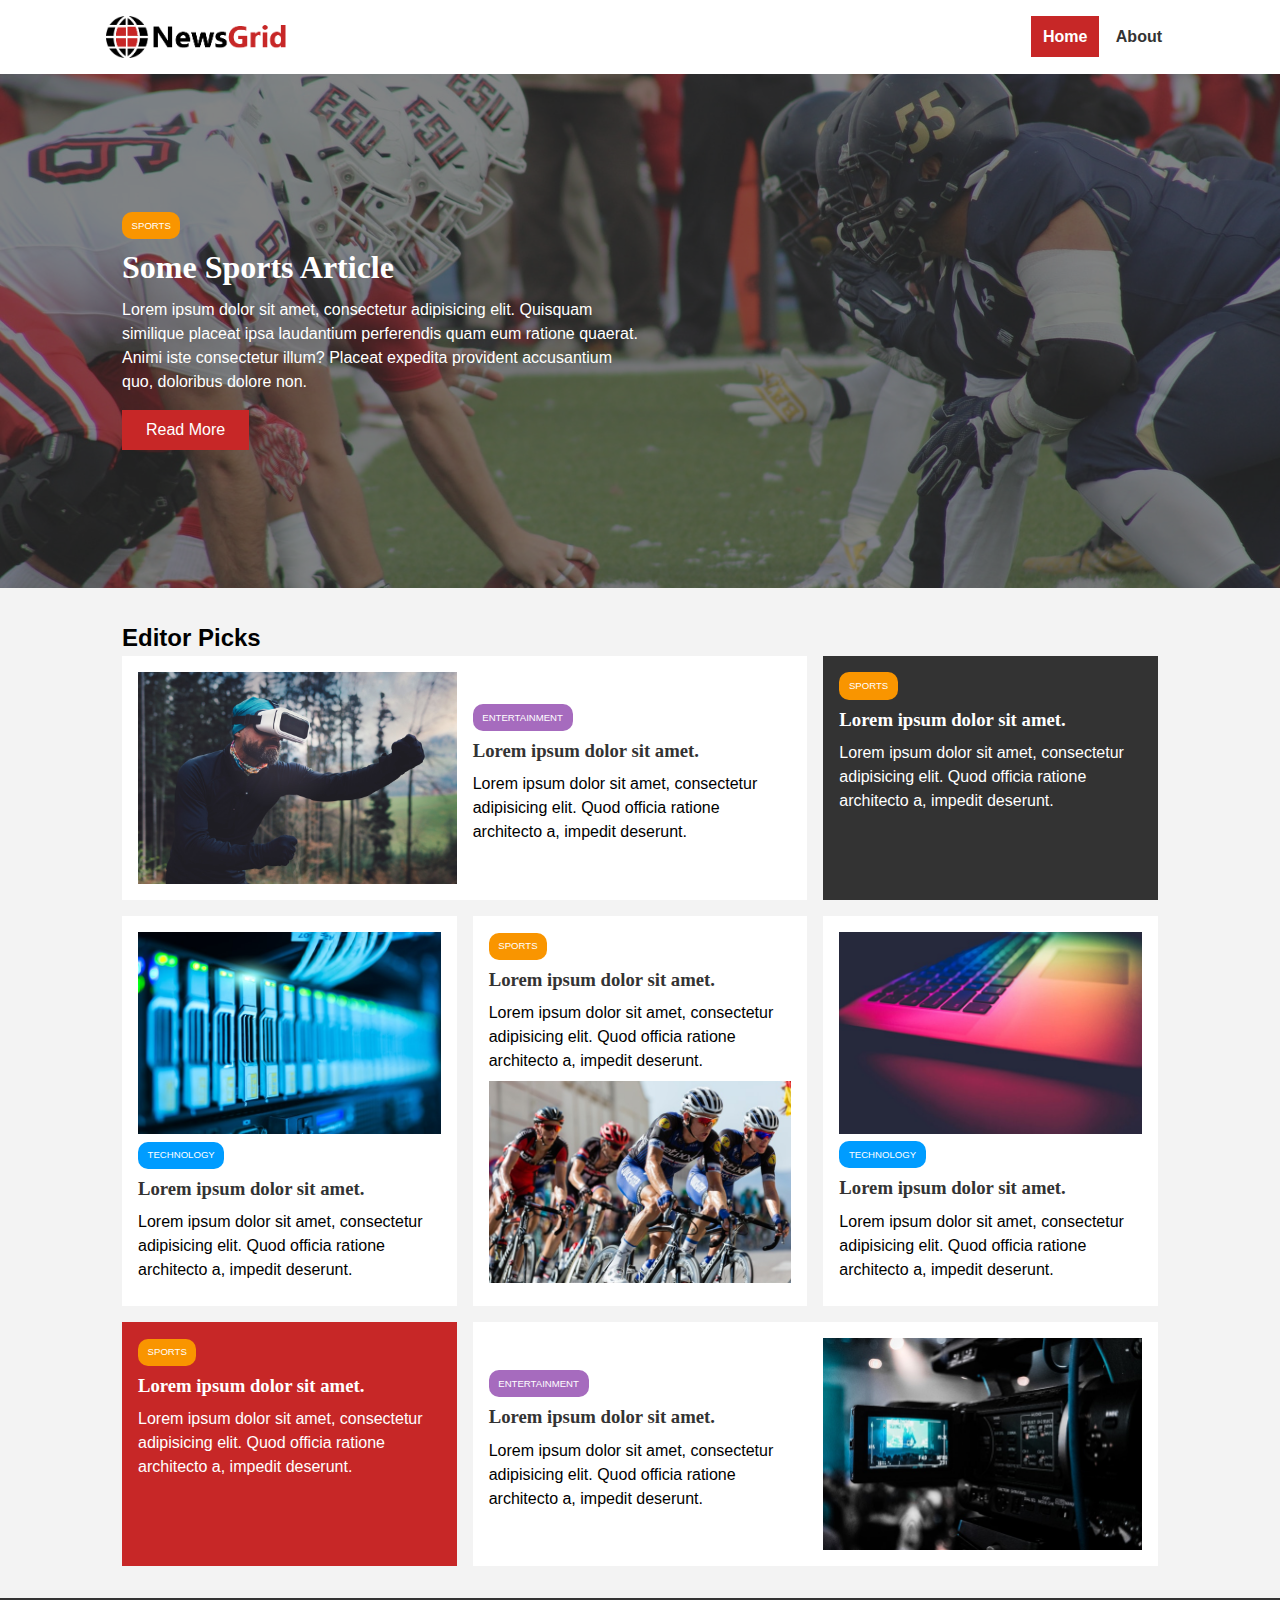
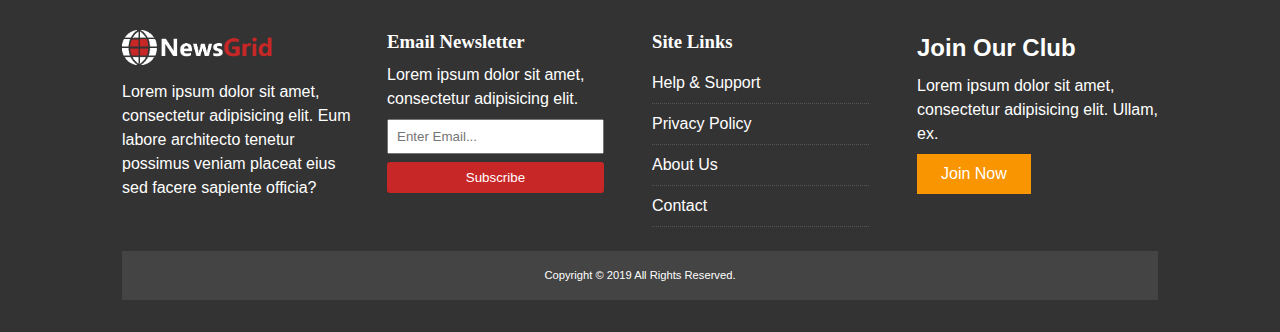
<file: index.html>
<!DOCTYPE html>
<html lang="en">

<head>
    <meta charset="UTF-8">
    <!--    <link rel="stylesheet" href="https://use.fontawesome.com/releases/v5.7.2/css/all.css" integrity="sha384-fnmOCqbTlWIlj8LyTjo7mOUStjsKC4pOpQbqyi7RrhN7udi9RwhKkMHpvLbHG9Sr" crossorigin="anonymous">-->
    <link rel="stylesheet" href="css/style.css">
    <link rel="stylesheet" media="screen and (max-width: 768px)" href="css/mobile.css">
    <title>NewsGrid | Latest News</title>
</head>

<body>
    <nav id="main-nav">
        <div class="container">
            <img src="img/logo.png" alt="NewsGrid" class="logo">
            <div class="social">
                <a href="#" target="_blank"><i class="fab fa-facebook fa-2x"></i></a>
                <a href="#" target="_blank"><i class="fab fa-twitter fa-2x"></i></a>
                <a href="#" target="_blank"><i class="fab fa-instagram fa-2x"></i></a>
                <a href="#" target="_blank"><i class="fab fa-youtube fa-2x"></i></a>
            </div>
            <ul>
                <li>
                    <a href="#" class="current">Home</a>
                    <a href="about.html">About</a>
                </li>
            </ul>
        </div>
    </nav>

    <!-- SHOWCASE -->

    <header id="showcase">
        <div class="container">
            <div class="showcase-container">
                <div class="showcase-content">
                    <div class="category category-sports">Sports</div>
                    <h1>Some Sports Article</h1>
                    <p>Lorem ipsum dolor sit amet, consectetur adipisicing elit. Quisquam similique placeat ipsa laudantium perferendis quam eum ratione quaerat. Animi iste consectetur illum? Placeat expedita provident accusantium quo, doloribus dolore non.</p>
                    <a href="article.html" class="btn btn-primary">Read More</a>
                </div>
            </div>
        </div>
    </header>

    <!-- Home Articles -->

    <section id="home-articles" class="py-2">
        <div class="container">
            <h2>Editor Picks</h2>
            <div class="articles-container">
                <article class="card">
                    <img src="img/articles/ent1.jpg" alt="">
                    <div>
                        <div class="category category-ent">Entertainment</div>
                        <h3>
                            <a href="article.html">Lorem ipsum dolor sit amet.</a>
                        </h3>
                        <p>Lorem ipsum dolor sit amet, consectetur adipisicing elit. Quod officia ratione architecto a, impedit deserunt.</p>
                    </div>
                </article>
                <article class="card bg-dark">
                    <div class="category category-sports">Sports</div>
                    <h3>
                        <a href="article.html">Lorem ipsum dolor sit amet.</a>
                    </h3>
                    <p>Lorem ipsum dolor sit amet, consectetur adipisicing elit. Quod officia ratione architecto a, impedit deserunt.</p>
                </article>
                <article class="card">
                    <img src="img/articles/tech1.jpg" alt="">
                    <div class="category category-tech">Technology</div>
                    <h3>
                        <a href="article.html">Lorem ipsum dolor sit amet.</a>
                    </h3>
                    <p>Lorem ipsum dolor sit amet, consectetur adipisicing elit. Quod officia ratione architecto a, impedit deserunt.</p>
                </article>
                <article class="card">
                    <div class="category category-sports">Sports</div>
                    <h3>
                        <a href="article.html">Lorem ipsum dolor sit amet.</a>
                    </h3>
                    <p>Lorem ipsum dolor sit amet, consectetur adipisicing elit. Quod officia ratione architecto a, impedit deserunt.</p>
                    <img src="img/articles/sports1.jpg" alt="">
                </article>
                <article class="card">
                    <img src="img/articles/tech2.jpg" alt="">
                    <div class="category category-tech">Technology</div>
                    <h3>
                        <a href="article.html">Lorem ipsum dolor sit amet.</a>
                    </h3>
                    <p>Lorem ipsum dolor sit amet, consectetur adipisicing elit. Quod officia ratione architecto a, impedit deserunt.</p>
                </article>
                <article class="card bg-primary">
                    <div class="category category-sports">Sports</div>
                    <h3>
                        <a href="article.html">Lorem ipsum dolor sit amet.</a>
                    </h3>
                    <p>Lorem ipsum dolor sit amet, consectetur adipisicing elit. Quod officia ratione architecto a, impedit deserunt.</p>
                </article>
                <article class="card">
                    <div>
                        <div class="category category-ent">Entertainment</div>
                        <h3>
                            <a href="article.html">Lorem ipsum dolor sit amet.</a>
                        </h3>
                        <p>Lorem ipsum dolor sit amet, consectetur adipisicing elit. Quod officia ratione architecto a, impedit deserunt.</p>
                    </div>
                    <img src="img/articles/ent2.jpg" alt="">
                </article>
            </div>
        </div>
    </section>

    <!-- Footer -->

    <footer id="main-footer" class="py-2">
        <div class="container footer-container">
            <div>
                <img src="img/logo_light.png" alt="NewsGrid">
                <p>Lorem ipsum dolor sit amet, consectetur adipisicing elit. Eum labore architecto tenetur possimus veniam placeat eius sed facere sapiente officia?</p>
            </div>

            <div>
                <h3>Email Newsletter</h3>
                <p>Lorem ipsum dolor sit amet, consectetur adipisicing elit.</p>
                <form name="contact" method="post" data-netlify="true">
                    <input type="email" name="email" placeholder="Enter Email...">
                    <input type="submit" value="Subscribe" class="btn btn-primary">
                </form>
            </div>

            <div>
                <h3>Site Links</h3>
                <ul class="list">
                    <li><a href="#">Help & Support</a></li>
                    <li><a href="#">Privacy Policy</a></li>
                    <li><a href="#">About Us</a></li>
                    <li><a href="#">Contact</a></li>
                </ul>
            </div>

            <div>
                <h2>Join Our Club</h2>
                <p>Lorem ipsum dolor sit amet, consectetur adipisicing elit. Ullam, ex.</p>
                <a href="#" class="btn btn-secondary">Join Now</a>
            </div>
            <div>
                <p>Copyright &copy; 2019 All Rights Reserved.</p>
            </div>
        </div>
    </footer>

</body>

</html>
</file>
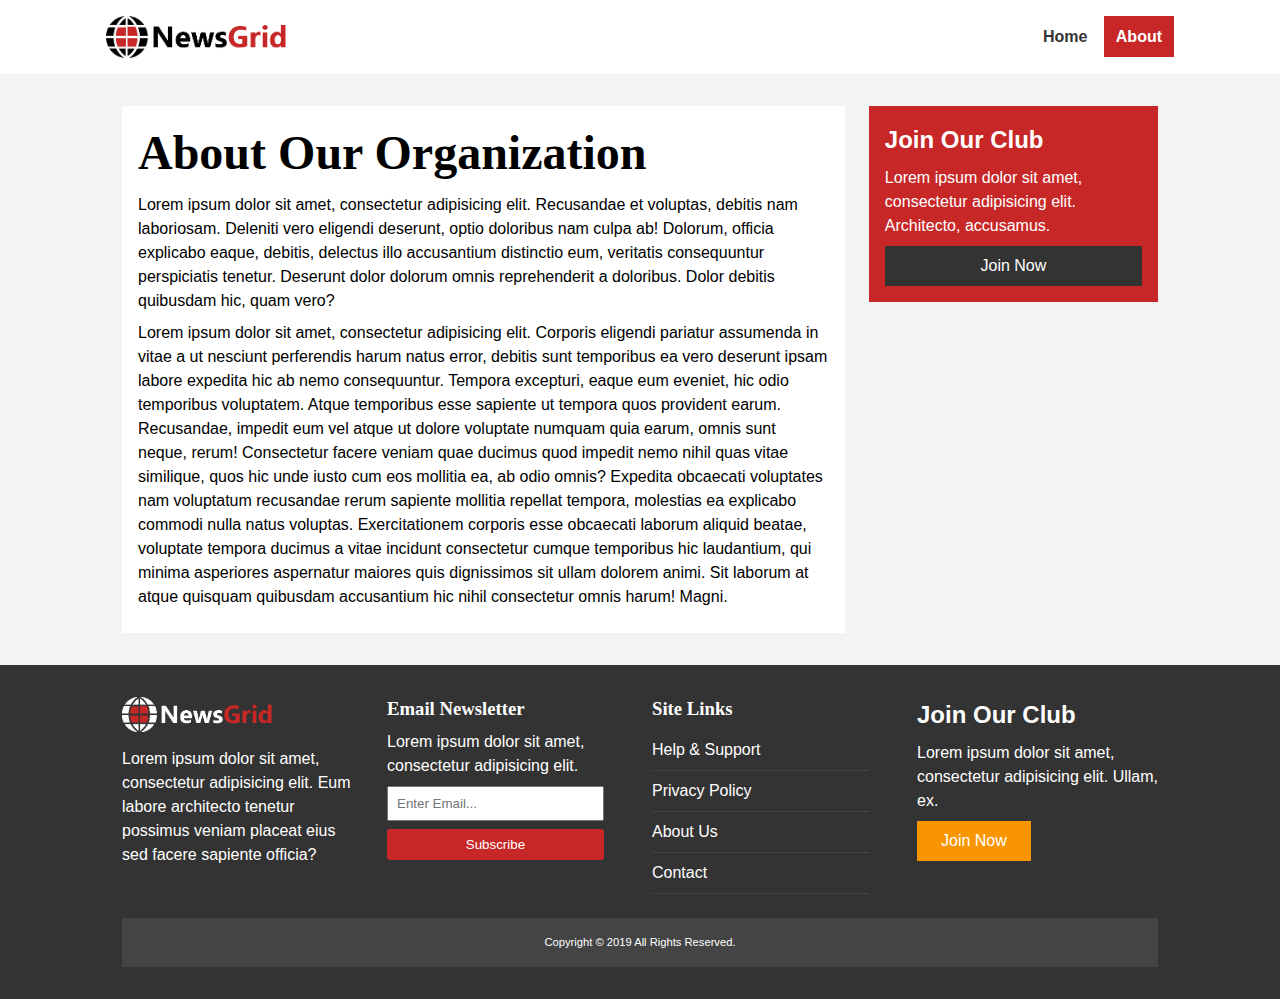
<file: about.html>
<!DOCTYPE html>
<html lang="en">

<head>
    <meta charset="UTF-8">
    <!--    <link rel="stylesheet" href="https://use.fontawesome.com/releases/v5.7.2/css/all.css" integrity="sha384-fnmOCqbTlWIlj8LyTjo7mOUStjsKC4pOpQbqyi7RrhN7udi9RwhKkMHpvLbHG9Sr" crossorigin="anonymous">-->
    <link rel="stylesheet" href="css/style.css">
    <link rel="stylesheet" media="screen and (max-width: 768px)" href="css/mobile.css">
    <title>NewsGrid | About</title>
</head>

<body>
    <nav id="main-nav">
        <div class="container">
            <img src="img/logo.png" alt="NewsGrid" class="logo">
            <div class="social">
                <a href="#" target="_blank"><i class="fab fa-facebook fa-2x"></i></a>
                <a href="#" target="_blank"><i class="fab fa-twitter fa-2x"></i></a>
                <a href="#" target="_blank"><i class="fab fa-instagram fa-2x"></i></a>
                <a href="#" target="_blank"><i class="fab fa-youtube fa-2x"></i></a>
            </div>
            <ul>
                <li>
                    <a href="index.html">Home</a>
                    <a href="#" class="current">About</a>
                </li>
            </ul>
        </div>
    </nav>

    <section id="about">
        <div class="container">
            <div class="page-container">
                <article class="card">
                    <h1 class="l-heading">About Our Organization</h1>
                    <p>Lorem ipsum dolor sit amet, consectetur adipisicing elit. Recusandae et voluptas, debitis nam laboriosam. Deleniti vero eligendi deserunt, optio doloribus nam culpa ab! Dolorum, officia explicabo eaque, debitis, delectus illo accusantium distinctio eum, veritatis consequuntur perspiciatis tenetur. Deserunt dolor dolorum omnis reprehenderit a doloribus. Dolor debitis quibusdam hic, quam vero?</p>
                    <p>Lorem ipsum dolor sit amet, consectetur adipisicing elit. Corporis eligendi pariatur assumenda in vitae a ut nesciunt perferendis harum natus error, debitis sunt temporibus ea vero deserunt ipsam labore expedita hic ab nemo consequuntur. Tempora excepturi, eaque eum eveniet, hic odio temporibus voluptatem. Atque temporibus esse sapiente ut tempora quos provident earum. Recusandae, impedit eum vel atque ut dolore voluptate numquam quia earum, omnis sunt neque, rerum! Consectetur facere veniam quae ducimus quod impedit nemo nihil quas vitae similique, quos hic unde iusto cum eos mollitia ea, ab odio omnis? Expedita obcaecati voluptates nam voluptatum recusandae rerum sapiente mollitia repellat tempora, molestias ea explicabo commodi nulla natus voluptas. Exercitationem corporis esse obcaecati laborum aliquid beatae, voluptate tempora ducimus a vitae incidunt consectetur cumque temporibus hic laudantium, qui minima asperiores aspernatur maiores quis dignissimos sit ullam dolorem animi. Sit laborum at atque quisquam quibusdam accusantium hic nihil consectetur omnis harum! Magni.</p>
                </article>
                <aside class="card bg-primary">
                    <h2>Join Our Club</h2>
                    <p>Lorem ipsum dolor sit amet, consectetur adipisicing elit. Architecto, accusamus.</p>
                    <a href="#" class="btn btn-dark btn-block">Join Now</a>
                </aside>
            </div>
        </div>
    </section>

    <!-- Footer -->

    <footer id="main-footer" class="py-2">
        <div class="container footer-container">
            <div>
                <img src="img/logo_light.png" alt="NewsGrid">
                <p>Lorem ipsum dolor sit amet, consectetur adipisicing elit. Eum labore architecto tenetur possimus veniam placeat eius sed facere sapiente officia?</p>
            </div>

            <div>
                <h3>Email Newsletter</h3>
                <p>Lorem ipsum dolor sit amet, consectetur adipisicing elit.</p>
                <form name="contact" method="post" data-netlify="true">
                    <input type="email" name="email" placeholder="Enter Email...">
                    <input type="submit" value="Subscribe" class="btn btn-primary">
                </form>
            </div>

            <div>
                <h3>Site Links</h3>
                <ul class="list">
                    <li><a href="#">Help & Support</a></li>
                    <li><a href="#">Privacy Policy</a></li>
                    <li><a href="#">About Us</a></li>
                    <li><a href="#">Contact</a></li>
                </ul>
            </div>

            <div>
                <h2>Join Our Club</h2>
                <p>Lorem ipsum dolor sit amet, consectetur adipisicing elit. Ullam, ex.</p>
                <a href="#" class="btn btn-secondary">Join Now</a>
            </div>
            <div>
                <p>Copyright &copy; 2019 All Rights Reserved.</p>
            </div>
        </div>
    </footer>

</body>

</html>
</file>
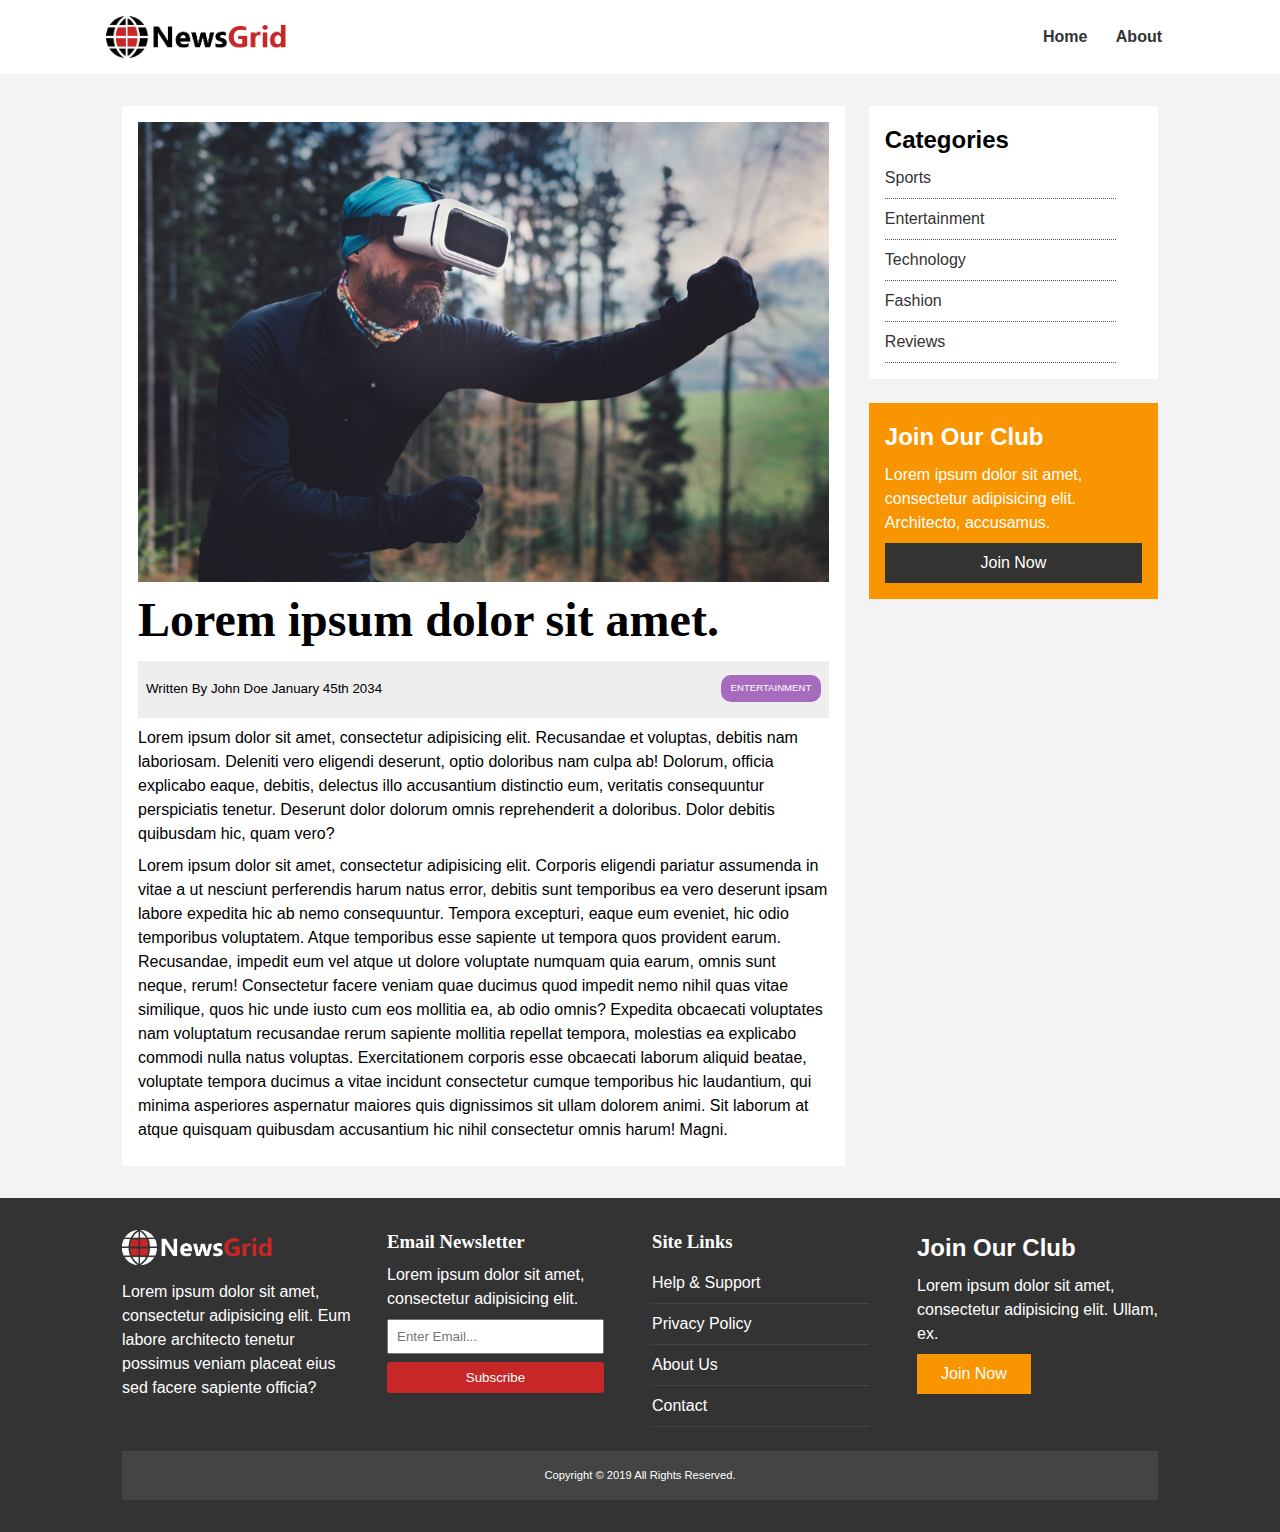
<file: article.html>
<!DOCTYPE html>
<html lang="en">

<head>
    <meta charset="UTF-8">
    <!--    <link rel="stylesheet" href="https://use.fontawesome.com/releases/v5.7.2/css/all.css" integrity="sha384-fnmOCqbTlWIlj8LyTjo7mOUStjsKC4pOpQbqyi7RrhN7udi9RwhKkMHpvLbHG9Sr" crossorigin="anonymous">-->
    <link rel="stylesheet" href="css/style.css">
    <link rel="stylesheet" media="screen and (max-width: 768px)" href="css/mobile.css">
    <title>NewsGrid | Latest News</title>
</head>

<body>
    <nav id="main-nav">
        <div class="container">
            <img src="img/logo.png" alt="NewsGrid" class="logo">
            <div class="social">
                <a href="#" target="_blank"><i class="fab fa-facebook fa-2x"></i></a>
                <a href="#" target="_blank"><i class="fab fa-twitter fa-2x"></i></a>
                <a href="#" target="_blank"><i class="fab fa-instagram fa-2x"></i></a>
                <a href="#" target="_blank"><i class="fab fa-youtube fa-2x"></i></a>
            </div>
            <ul>
                <li>
                    <a href="index.html">Home</a>
                    <a href="about.html">About</a>
                </li>
            </ul>
        </div>
    </nav>

    <section id="article">
        <img src="img/articles/ent1.jpg" alt="" class="hide-on-large">
        <div class="container">
            <div class="page-container">
                <article class="card">
                    <img src="img/articles/ent1.jpg" alt="" class="hide-on-small">
                    <h1 class=" l-heading">Lorem ipsum dolor sit amet.</h1>
                    <div class="meta">
                        <small>
                            <i class="fas fa-user"></i> Written By John Doe January 45th 2034
                        </small>
                        <div class="category category-ent">Entertainment</div>
                    </div>
                    <p>Lorem ipsum dolor sit amet, consectetur adipisicing elit. Recusandae et voluptas, debitis nam laboriosam. Deleniti vero eligendi deserunt, optio doloribus nam culpa ab! Dolorum, officia explicabo eaque, debitis, delectus illo accusantium distinctio eum, veritatis consequuntur perspiciatis tenetur. Deserunt dolor dolorum omnis reprehenderit a doloribus. Dolor debitis quibusdam hic, quam vero?</p>
                    <p>Lorem ipsum dolor sit amet, consectetur adipisicing elit. Corporis eligendi pariatur assumenda in vitae a ut nesciunt perferendis harum natus error, debitis sunt temporibus ea vero deserunt ipsam labore expedita hic ab nemo consequuntur. Tempora excepturi, eaque eum eveniet, hic odio temporibus voluptatem. Atque temporibus esse sapiente ut tempora quos provident earum. Recusandae, impedit eum vel atque ut dolore voluptate numquam quia earum, omnis sunt neque, rerum! Consectetur facere veniam quae ducimus quod impedit nemo nihil quas vitae similique, quos hic unde iusto cum eos mollitia ea, ab odio omnis? Expedita obcaecati voluptates nam voluptatum recusandae rerum sapiente mollitia repellat tempora, molestias ea explicabo commodi nulla natus voluptas. Exercitationem corporis esse obcaecati laborum aliquid beatae, voluptate tempora ducimus a vitae incidunt consectetur cumque temporibus hic laudantium, qui minima asperiores aspernatur maiores quis dignissimos sit ullam dolorem animi. Sit laborum at atque quisquam quibusdam accusantium hic nihil consectetur omnis harum! Magni.</p>
                </article>

                <aside id="categories" class="card">

                    <h2>Categories</h2>
                    <ul class="list">
                        <li><a href="#"><i class="fas fa-chevron-right"></i> Sports</a></li>
                        <li><a href="#"><i class="fas fa-chevron-right"></i> Entertainment</a></li>
                        <li><a href="#"><i class="fas fa-chevron-right"></i> Technology</a></li>
                        <li><a href="#"><i class="fas fa-chevron-right"></i> Fashion</a></li>
                        <li><a href="#"><i class="fas fa-chevron-right"></i> Reviews</a></li>
                    </ul>

                </aside>

                <aside class="card bg-secondary">
                    <h2>Join Our Club</h2>
                    <p>Lorem ipsum dolor sit amet, consectetur adipisicing elit. Architecto, accusamus.</p>
                    <a href="#" class="btn btn-dark btn-block">Join Now</a>
                </aside>
            </div>
        </div>
    </section>

    <!-- Footer -->

    <footer id="main-footer" class="py-2">
        <div class="container footer-container">
            <div>
                <img src="img/logo_light.png" alt="NewsGrid">
                <p>Lorem ipsum dolor sit amet, consectetur adipisicing elit. Eum labore architecto tenetur possimus veniam placeat eius sed facere sapiente officia?</p>
            </div>

            <div>
                <h3>Email Newsletter</h3>
                <p>Lorem ipsum dolor sit amet, consectetur adipisicing elit.</p>
                <form name="contact" method="post" data-netlify="true">
                    <input type="email" name="email" placeholder="Enter Email...">
                    <input type="submit" value="Subscribe" class="btn btn-primary">
                </form>
            </div>

            <div>
                <h3>Site Links</h3>
                <ul class="list">
                    <li><a href="#">Help & Support</a></li>
                    <li><a href="#">Privacy Policy</a></li>
                    <li><a href="#">About Us</a></li>
                    <li><a href="#">Contact</a></li>
                </ul>
            </div>

            <div>
                <h2>Join Our Club</h2>
                <p>Lorem ipsum dolor sit amet, consectetur adipisicing elit. Ullam, ex.</p>
                <a href="#" class="btn btn-secondary">Join Now</a>
            </div>
            <div>
                <p>Copyright &copy; 2019 All Rights Reserved.</p>
            </div>
        </div>
    </footer>

</body>

</html>
</file>
<file: css/style.css>
:root {
    --primary-color: #c72727;
    --secondary-color: #f99500;
    --light-color: #f3f3f3;
    --dark-color: #333;
    --max-width: 1100px;
}

.category {
    --sports-color: #f99500;
    --ent-color: #a66bbe;
    --tech-color: #009cff;
}

* {
    margin: 0;
    padding: 0;
    box-sizing: border-box;
}

body {
    font-family: Arial, Helvetica, sans-serif;
    line-height: 1.5;
    background: var(--light-color);
}

a {
    color: var(--dark-color);
    text-decoration: none;
}

ul {
    list-style: none;
}

p {
    margin: 0.5rem 0;
}

img {
    width: 100%;
}

h1,
h1,
h3,
h4,
h5,
h6 {
    font-family: 'Segoe UI', cursive;
    margin-bottom: 0.55rem;
    line-height: 1.3;
}

/* Utility */

.hide-on-large {
    display: none;
}

.container {
    max-width: var(--max-width);
    margin: auto;
    padding: 0 2rem;
    overflow: hidden;
}

.category {
    display: inline-block;
    color: #fff;
    font-size: 0.6rem;
    text-transform: uppercase;
    padding: 0.4rem 0.6rem;
    border-radius: 10px;
    margin-bottom: 0.5rem
}

.category-sports {
    background: var(--sports-color);
}

.category-ent {
    background: var(--ent-color);
}

.category-tech {
    background: var(--tech-color);
}

.btn {
    display: inline-block;
    border: none;
    background: var(--dark-color);
    color: #fff;
    padding: 0.5rem 1.5rem;
}

.btn-light {
    background: var(--light-color);
}

.btn-primary {
    background: var(--primary-color);
}

.btn-secondary {
    background: var(--secondary-color);
}

.btn-block {
    display: block;
    border: none;
    width: 100%;
    text-align: center;
}

.btn:hover {
    opacity: 0.9;
}

.card {
    background: #fff;
    padding: 1rem;
}

.bg-dark {
    background: var(--dark-color);
    color: #fff;
}

.bg-primary {
    background: var(--primary-color);
    color: #fff;
}

.bg-secondary {
    background: var(--secondary-color);
    color: #fff;
}

.bg-dark h1,
.bg-dark h2,
.bg-dark h3,
.bg-dark a,
.bg-primary h1,
.bg-primary h2,
.bg-primary h3,
.bg-primary a,
.bg-secondary h1,
.bg-secondary h2,
.bg-secondary h3,
.bg-secondary a {
    color: #fff;
}

.py-1 {
    padding: 1.5rem 0;
}

.py-2 {
    padding: 2rem 0;
}

.py-3 {
    padding: 3rem 0;
}

.p-1 {
    padding: 1.5rem;
}

.p-2 {
    padding: 2rem;
}

.p-3 {
    padding: 3rem;
}

.l-heading {
    font-size: 3rem;
}

.list li {
    padding: 0.5rem 0;
    border-bottom: #555 dotted 1px;
    width: 90%;
}

#main-footer .list li a:hover {
    color: var(--primary-color);
}

/* Inner grid container */
.page-container {
    display: grid;
    grid-template-columns: 5fr 2fr;
    grid-gap: 1.5rem;
    margin: 2rem 0;
}

.page-container > *:first-child {
    grid-row: 1 / 4;
}

/* Navigation */

#main-nav {
    background: #fff;
    position: sticky;
    top: 0;
    z-index: 2;
}

#main-nav .container {
    display: grid;
    grid-template-columns: 6fr 3fr 2fr;
    padding: 1rem;
    align-items: center;
}

#main-nav .logo {
    width: 180px;
}

/* Using Flexbox instead of grid for the li items */
#main-nav ul {
    justify-self: end;
    display: flex;
}

#main-nav ul li a {
    padding: 0.75rem;
    font-weight: bold;
}

#main-nav ul li a.current {
    background: var(--primary-color);
    color: #fff;
}

#main-nav ul li a:hover {
    background: var(--light-color);
    color: var(--dark-color);
}

#main-nav .social {
    justify-self: center;
    margin-right: 0.5rem;
}

/*Showcase*/

#showcase {
    color: #fff;
    background: #333;
    padding: 2rem;
    position: relative;
}

#showcase:before {
    content: '';
    background: url(../img/featured.jpg) no-repeat center center/cover;
    position: absolute;
    top: 0;
    left: 0;
    width: 100%;
    height: 100%;
    opacity: 0.4;
}

#showcase .showcase-container {
    display: grid;
    grid-template-columns: repeat(2, 1fr);
    justify-content: center;
    align-items: center;
    height: 50vh;
}

#showcase .showcase-content {
    z-index: 1;
}

#showcase .showcase-content p {
    margin-bottom: 1rem;
}

/* Home Articles & Articles */

#home-articles .articles-container {
    display: grid;
    grid-template-columns: repeat(3, 1fr);
    grid-gap: 1rem;
}

#home-articles .articles-container > *:first-child {
    display: grid;
    grid-template-columns: repeat(2, 1fr);
    grid-gap: 1rem;
    align-items: center;
    grid-column: 1 / 3;
}

#home-articles .articles-container > *:last-child {
    display: grid;
    grid-template-columns: repeat(2, 1fr);
    grid-gap: 1rem;
    align-items: center;
    grid-column: 2 / 4;
}

#article .meta {
    display: flex;
    justify-content: space-between;
    align-items: center;
    background: #eee;
    padding: 0.5rem;
}

#article .meta .category {
    margin-top: 0.4rem;
}

/* Footer */

#main-footer {
    background: var(--dark-color);
    color: #fff;
}

#main-footer img {
    width: 150px;
}

#main-footer a {
    color: #fff;
}

/*
#main-footer a:hover {
    color: var(--primary-color);
}
*/

#main-footer .footer-container {
    display: grid;
    grid-template-columns: repeat(4, 1fr);
    grid-gap: 1.5rem;
}

#main-footer .footer-container > *:last-child {
    background: #444;
    grid-column: 1 / span 4;
    padding: 0.5rem;
    text-align: center;
    font-size: 0.7rem;
}

#main-footer .footer-container input[type='email'] {
    width: 90%;
    padding: 0.5rem;
    margin-bottom: 0.5rem;
}

#main-footer .footer-container input[type='submit'] {
    width: 90%;
    border-radius: 3px;
}

/* About Page */
</file>
<file: css/mobile.css>
/* Navigation */

#main-nav .soacial {
    display: none;
}

#main-nav .container {
    grid-template-columns: 1fr;
    grid-gap: 1.2rem;
}

#main-nav .logo,
#main-nav ul {
    justify-self: center;
}

#main-nav ul li a {
    padding: 0.5rem;
}

#home-articles .articles-container {
    grid-template-columns: repeat(2, 1fr);
}

#home-articles .articles-container > *:first-child,
#home-articles .articles-container > *:last-child {
    grid-template-columns: 1fr;
    grid-column: 1;
}

@media(max-width: 600px) {


    .hide-on-large {
        display: block;
    }

    .hide-on-small {
        display: none;
    }


    /* Stack grid items in one column */
    #showcase .showcase-container,
    #home-articles .articles-container,
    #main-footer .footer-container {
        grid-template-columns: 1fr;
    }

    #main-footer .footer-container > *:last-child {
        grid-column: 1;
    }

    .page-container {
        grid-template-columns: 1fr;
        text-align: center;
    }

    .page-container > *:first-child {
        grid-row: 1;
    }

    #main-footer .footer-container > *:first-child,
    #main-footer .footer-container > *:nth-child(2) {
        border-bottom: #444 dotted 1px;
        padding-bottom: 1rem;
    }

    .l-heading {
        font-size: 2rem;
    }
}
</file>
